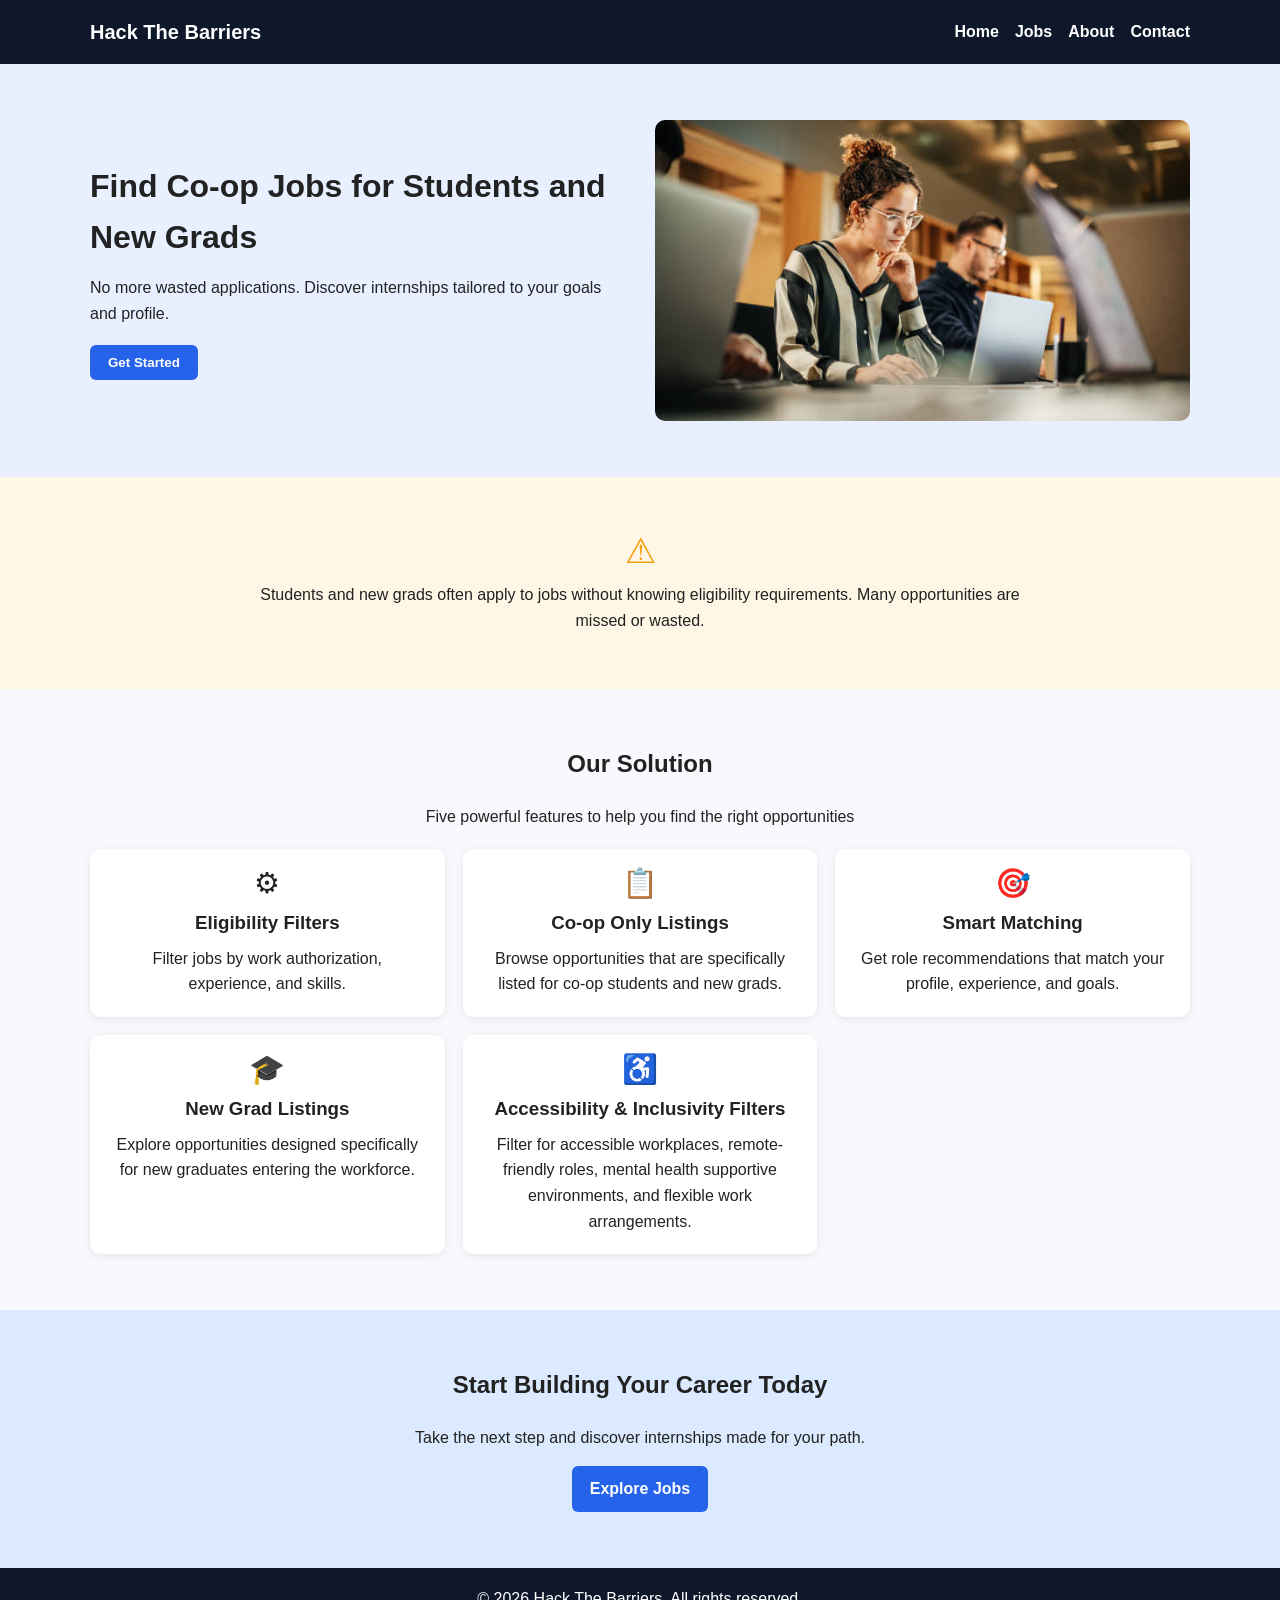
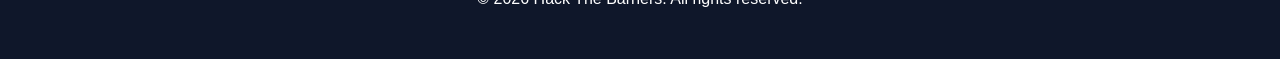
<file: index.html>
<!DOCTYPE html>
<html lang="en">
<head>
    <meta charset="UTF-8">
    <meta name="viewport" content="width=device-width, initial-scale=1.0">
    <title>Home</title>
    <link rel="stylesheet" href="CSS/styles.css">
</head>
<body>
    <header class="site-header">
        <div class="container nav-wrap">
            <h1 class="logo">Hack The Barriers</h1>
            <nav>
                <a href="index.html">Home</a>
                <a href="jobs.html">Jobs</a>
                <a href="about.html">About</a>
                <a href="contact.html">Contact</a>
            </nav>
        </div>
    </header>
    <main>
        <section class="hero section">
            <div class="container hero-content">
                <div>
                    <h2>Find Co-op Jobs for Students and New Grads</h2>
                    <p>No more wasted applications. Discover internships tailored to your goals and profile.</p>
                    <button class="btn-primary" type="button">Get Started</button>
                </div>
                <img src="images/istockphoto-1481370371-612x612.jpg" alt="Students exploring career options">
            </div>
        </section>

        <section class="section features">
            <div class="container">
                <div class="problem-sign" aria-label="warning sign">⚠</div>
                <p>Students and new grads often apply to jobs without knowing eligibility requirements. Many opportunities are missed or wasted.</p>
            </div>
        </section>

        <section class="section process">
            <div class="container">
                <h2>Our Solution</h2>
                <p class="section-subtitle">Five powerful features to help you find the right opportunities</p>
                <div class="feature-grid">
                    <article class="card">
                        <div class="card-sign" aria-hidden="true">⚙</div>
                        <h3>Eligibility Filters</h3>
                        <p>Filter jobs by work authorization, experience, and skills.</p>
                    </article>
                    <article class="card">
                        <div class="card-sign" aria-hidden="true">📋</div>
                        <h3>Co-op Only Listings</h3>
                        <p>Browse opportunities that are specifically listed for co-op students and new grads.</p>
                    </article>
                    <article class="card">
                        <div class="card-sign" aria-hidden="true">🎯</div>
                        <h3>Smart Matching</h3>
                        <p>Get role recommendations that match your profile, experience, and goals.</p>
                    </article>
                    <article class="card">
                        <div class="card-sign" aria-hidden="true">🎓</div>
                        <h3>New Grad Listings</h3>
                        <p>Explore opportunities designed specifically for new graduates entering the workforce.</p>
                    </article>
                    <article class="card">
                        <div class="card-sign" aria-hidden="true">♿</div>
                        <h3>Accessibility & Inclusivity Filters</h3>
                        <p>Filter for accessible workplaces, remote-friendly roles, mental health supportive environments, and flexible work arrangements.</p>
                    </article>
                </div>
            </div>
        </section>

        <section class="section cta">
            <div class="container cta-content">
                <h2>Start Building Your Career Today</h2>
                <p>Take the next step and discover internships made for your path.</p>
                <a class="btn-primary" href="jobs.html">Explore Jobs</a>
            </div>
        </section>
    </main>

    <footer class="site-footer">
        <div class="container">
            <p>© 2026 Hack The Barriers. All rights reserved.</p>
        </div>
    </footer>
    
</body>
</html>
</file>
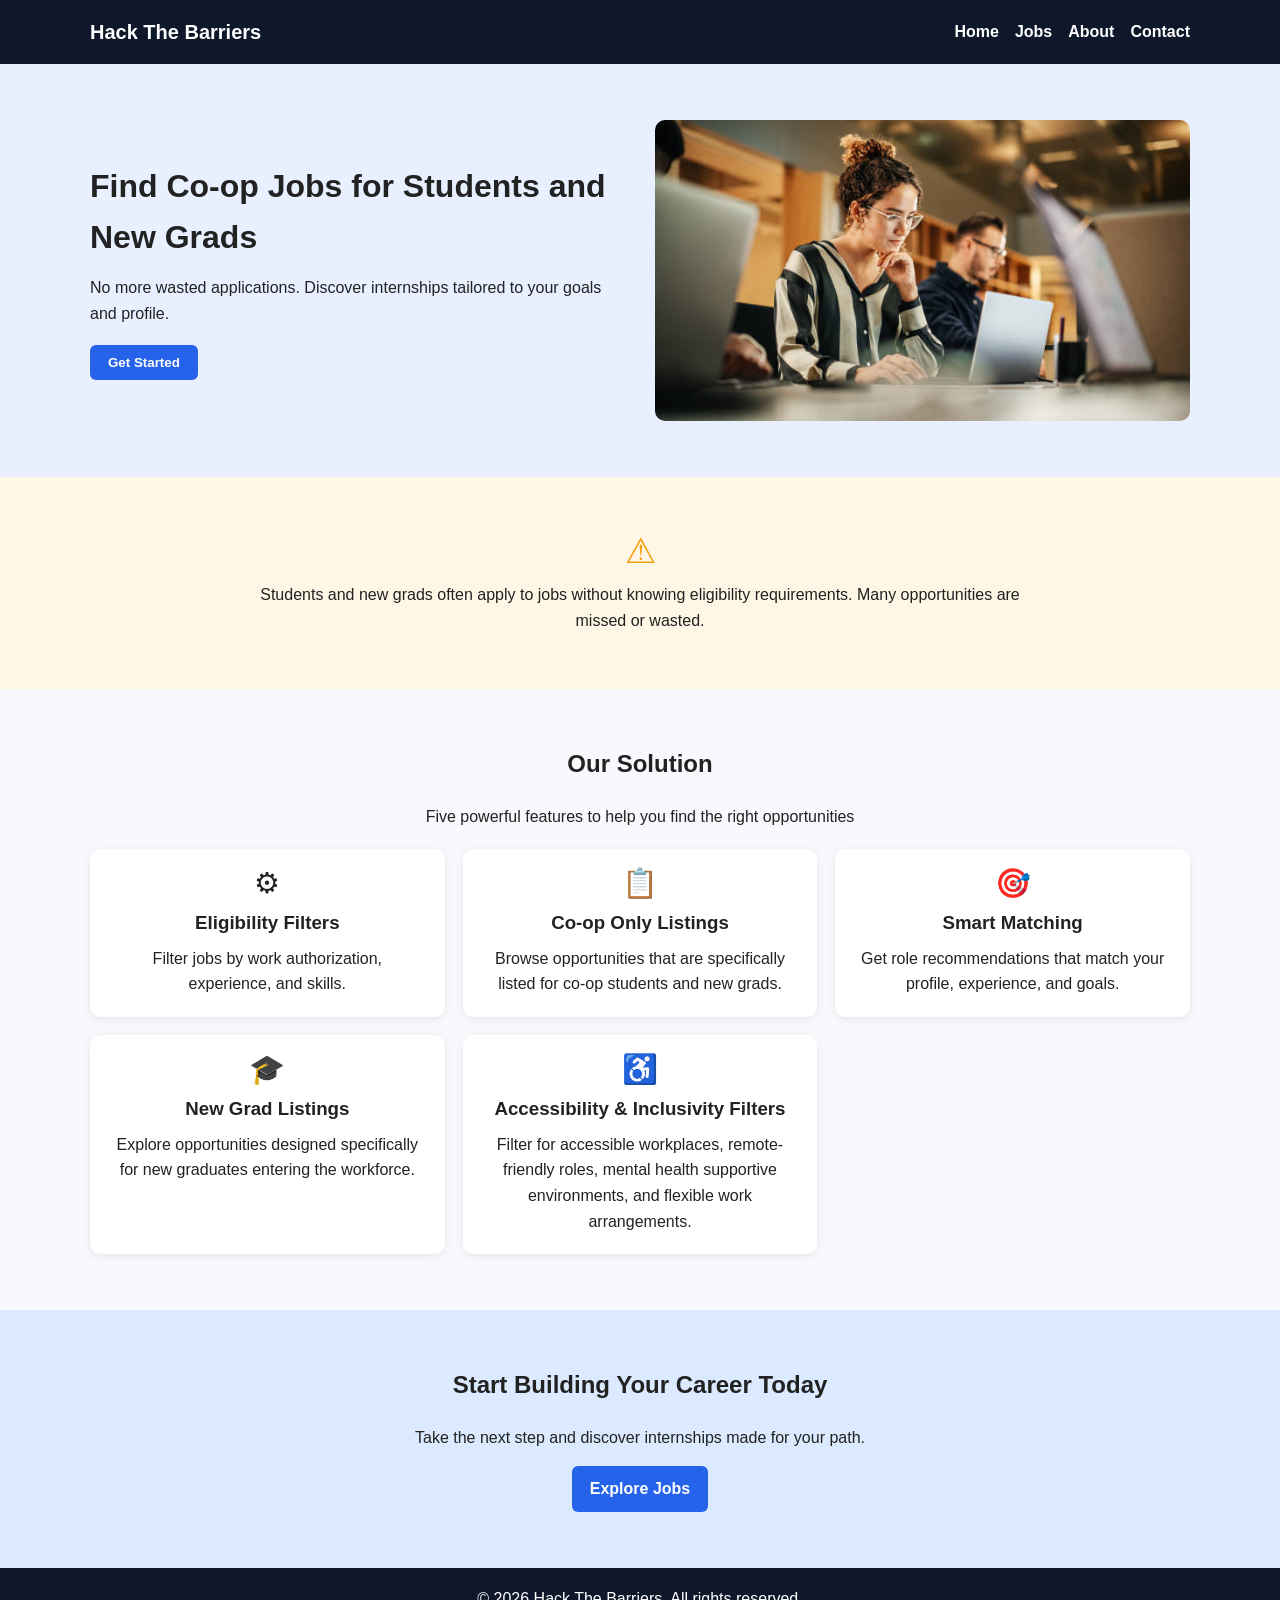
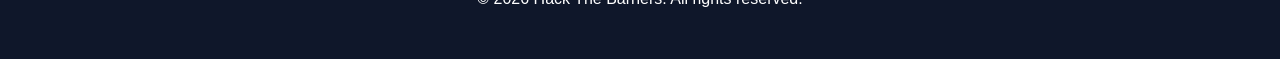
<file: project/index.html>
<!DOCTYPE html>
<html lang="en">
<head>
    <meta charset="UTF-8">
    <meta name="viewport" content="width=device-width, initial-scale=1.0">
    <title>Home</title>
    <link rel="stylesheet" href="../CSS/styles.css">
</head>
<body>
    <header class="site-header">
        <div class="container nav-wrap">
            <h1 class="logo">Hack The Barriers</h1>
            <nav>
                <a href="index.html">Home</a>
                <a href="jobs.html">Jobs</a>
                <a href="about.html">About</a>
                <a href="contact.html">Contact</a>
            </nav>
        </div>
    </header>
    <main>
        <section class="hero section">
            <div class="container hero-content">
                <div>
                    <h2>Find Co-op Jobs for Students and New Grads</h2>
                    <p>No more wasted applications. Discover internships tailored to your goals and profile.</p>
                    <button class="btn-primary" type="button">Get Started</button>
                </div>
                <img src="../images/istockphoto-1481370371-612x612.jpg" alt="Students exploring career options">
            </div>
        </section>

        <section class="section features">
            <div class="container">
                <div class="problem-sign" aria-label="warning sign">⚠</div>
                <p>Students and new grads often apply to jobs without knowing eligibility requirements. Many opportunities are missed or wasted.</p>
            </div>
        </section>

        <section class="section process">
            <div class="container">
                <h2>Our Solution</h2>
                <p class="section-subtitle">Five powerful features to help you find the right opportunities</p>
                <div class="feature-grid">
                    <article class="card">
                        <div class="card-sign" aria-hidden="true">⚙</div>
                        <h3>Eligibility Filters</h3>
                        <p>Filter jobs by work authorization, experience, and skills.</p>
                    </article>
                    <article class="card">
                        <div class="card-sign" aria-hidden="true">📋</div>
                        <h3>Co-op Only Listings</h3>
                        <p>Browse opportunities that are specifically listed for co-op students and new grads.</p>
                    </article>
                    <article class="card">
                        <div class="card-sign" aria-hidden="true">🎯</div>
                        <h3>Smart Matching</h3>
                        <p>Get role recommendations that match your profile, experience, and goals.</p>
                    </article>
                    <article class="card">
                        <div class="card-sign" aria-hidden="true">🎓</div>
                        <h3>New Grad Listings</h3>
                        <p>Explore opportunities designed specifically for new graduates entering the workforce.</p>
                    </article>
                    <article class="card">
                        <div class="card-sign" aria-hidden="true">♿</div>
                        <h3>Accessibility & Inclusivity Filters</h3>
                        <p>Filter for accessible workplaces, remote-friendly roles, mental health supportive environments, and flexible work arrangements.</p>
                    </article>
                </div>
            </div>
        </section>

        <section class="section cta">
            <div class="container cta-content">
                <h2>Start Building Your Career Today</h2>
                <p>Take the next step and discover internships made for your path.</p>
                <a class="btn-primary" href="jobs.html">Explore Jobs</a>
            </div>
        </section>
    </main>

    <footer class="site-footer">
        <div class="container">
            <p>© 2026 Hack The Barriers. All rights reserved.</p>
        </div>
    </footer>
    
</body>
</html>
</file>
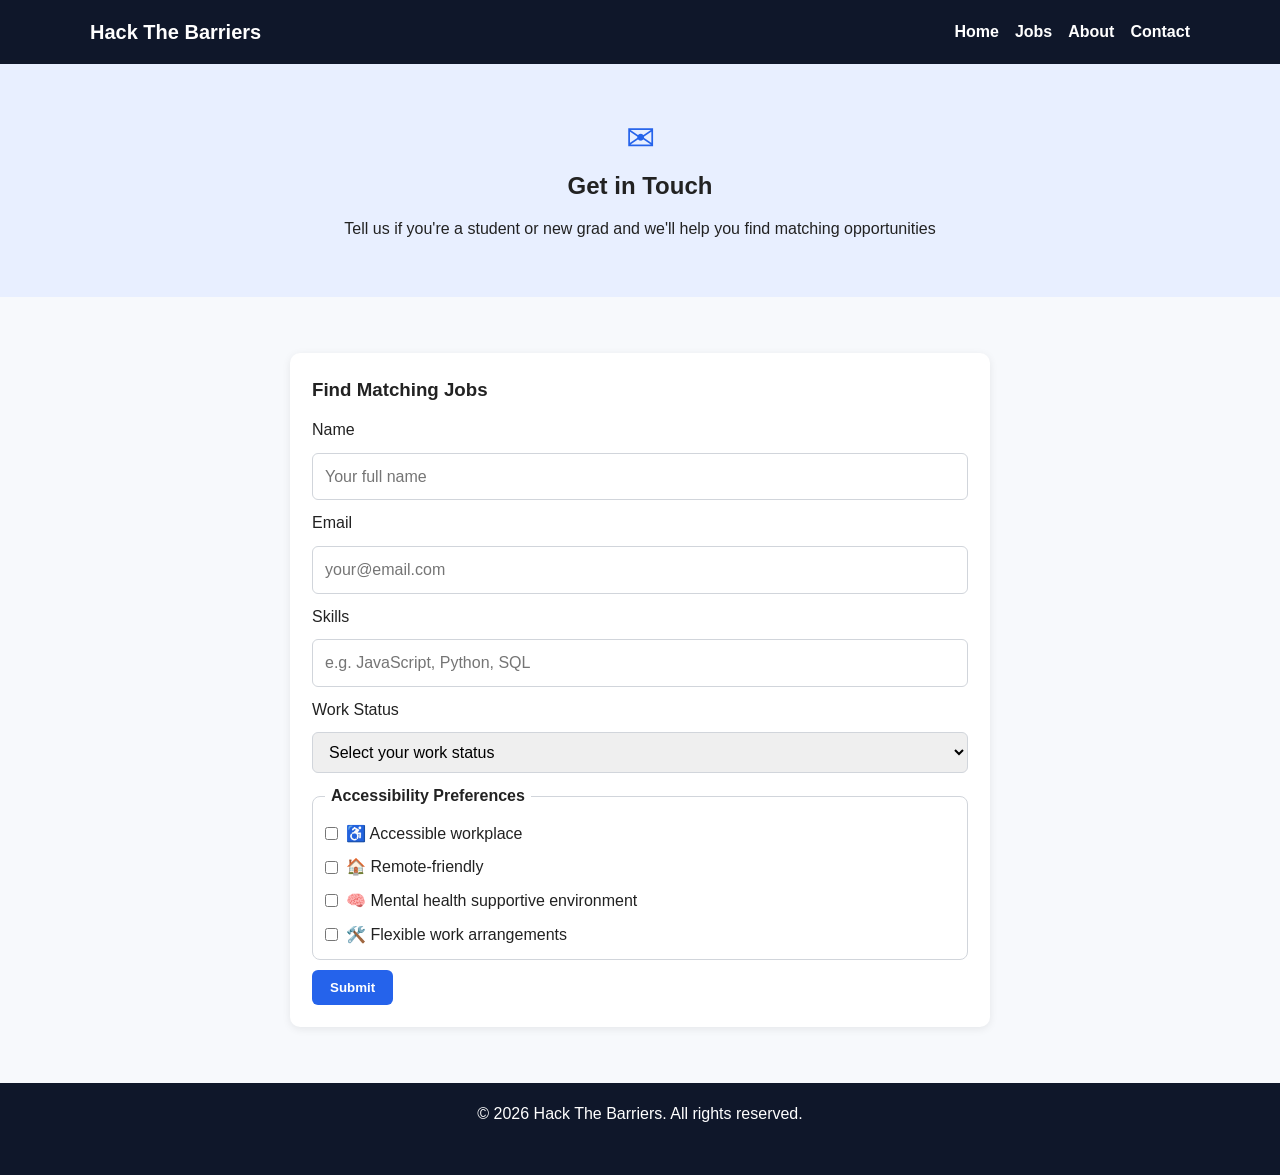
<file: contact.html>
<!DOCTYPE html>
<html lang="en">
<head>
	<meta charset="UTF-8">
	<meta name="viewport" content="width=device-width, initial-scale=1.0">
	<title>Contact</title>
	<link rel="stylesheet" href="CSS/styles.css">
</head>
<body>
	<header class="site-header">
		<div class="container nav-wrap">
			<h1 class="logo">Hack The Barriers</h1>
			<nav>
				<a href="index.html">Home</a>
				<a href="jobs.html">Jobs</a>
				<a href="about.html">About</a>
				<a href="contact.html">Contact</a>
			</nav>
		</div>
	</header>

	<main>
		<section class="section contact-hero">
			<div class="container contact-hero-content">
				<div class="email-sign" aria-hidden="true">✉</div>
				<h2>Get in Touch</h2>
				<p>Tell us if you're a student or new grad and we'll help you find matching opportunities</p>
			</div>
		</section>

		<section class="section contact-section">
			<div class="container">
				<article class="contact-card">
					<h3>Find Matching Jobs</h3>
					<form class="contact-form" action="#" method="post">
						<label for="name">Name</label>
						<input id="name" name="name" type="text" placeholder="Your full name" required>

						<label for="email">Email</label>
						<input id="email" name="email" type="email" placeholder="your@email.com" required>

						<label for="skills">Skills</label>
						<input id="skills" name="skills" type="text" placeholder="e.g. JavaScript, Python, SQL" required>

						<label for="work-status">Work Status</label>
						<select id="work-status" name="work-status" required>
							<option value="" selected disabled>Select your work status</option>
							<option value="citizen-pr">PR / Citizen</option>
							<option value="international-work-permit">International student (work permit)</option>
						</select>

						<fieldset class="accessibility-preferences">
							<legend>Accessibility Preferences</legend>
							<label><input type="checkbox" name="accessibility" value="accessible-workplace"> ♿ Accessible workplace</label>
							<label><input type="checkbox" name="accessibility" value="remote-friendly"> 🏠 Remote-friendly</label>
							<label><input type="checkbox" name="accessibility" value="mental-health-supportive"> 🧠 Mental health supportive environment</label>
							<label><input type="checkbox" name="accessibility" value="flexible-work"> 🛠️ Flexible work arrangements</label>
						</fieldset>

						<button class="btn-primary" type="submit">Submit</button>
					</form>
				</article>
			</div>
		</section>
	</main>

	<footer class="site-footer">
		<div class="container">
			<p>© 2026 Hack The Barriers. All rights reserved.</p>
		</div>
	</footer>
</body>
</html>
</file>
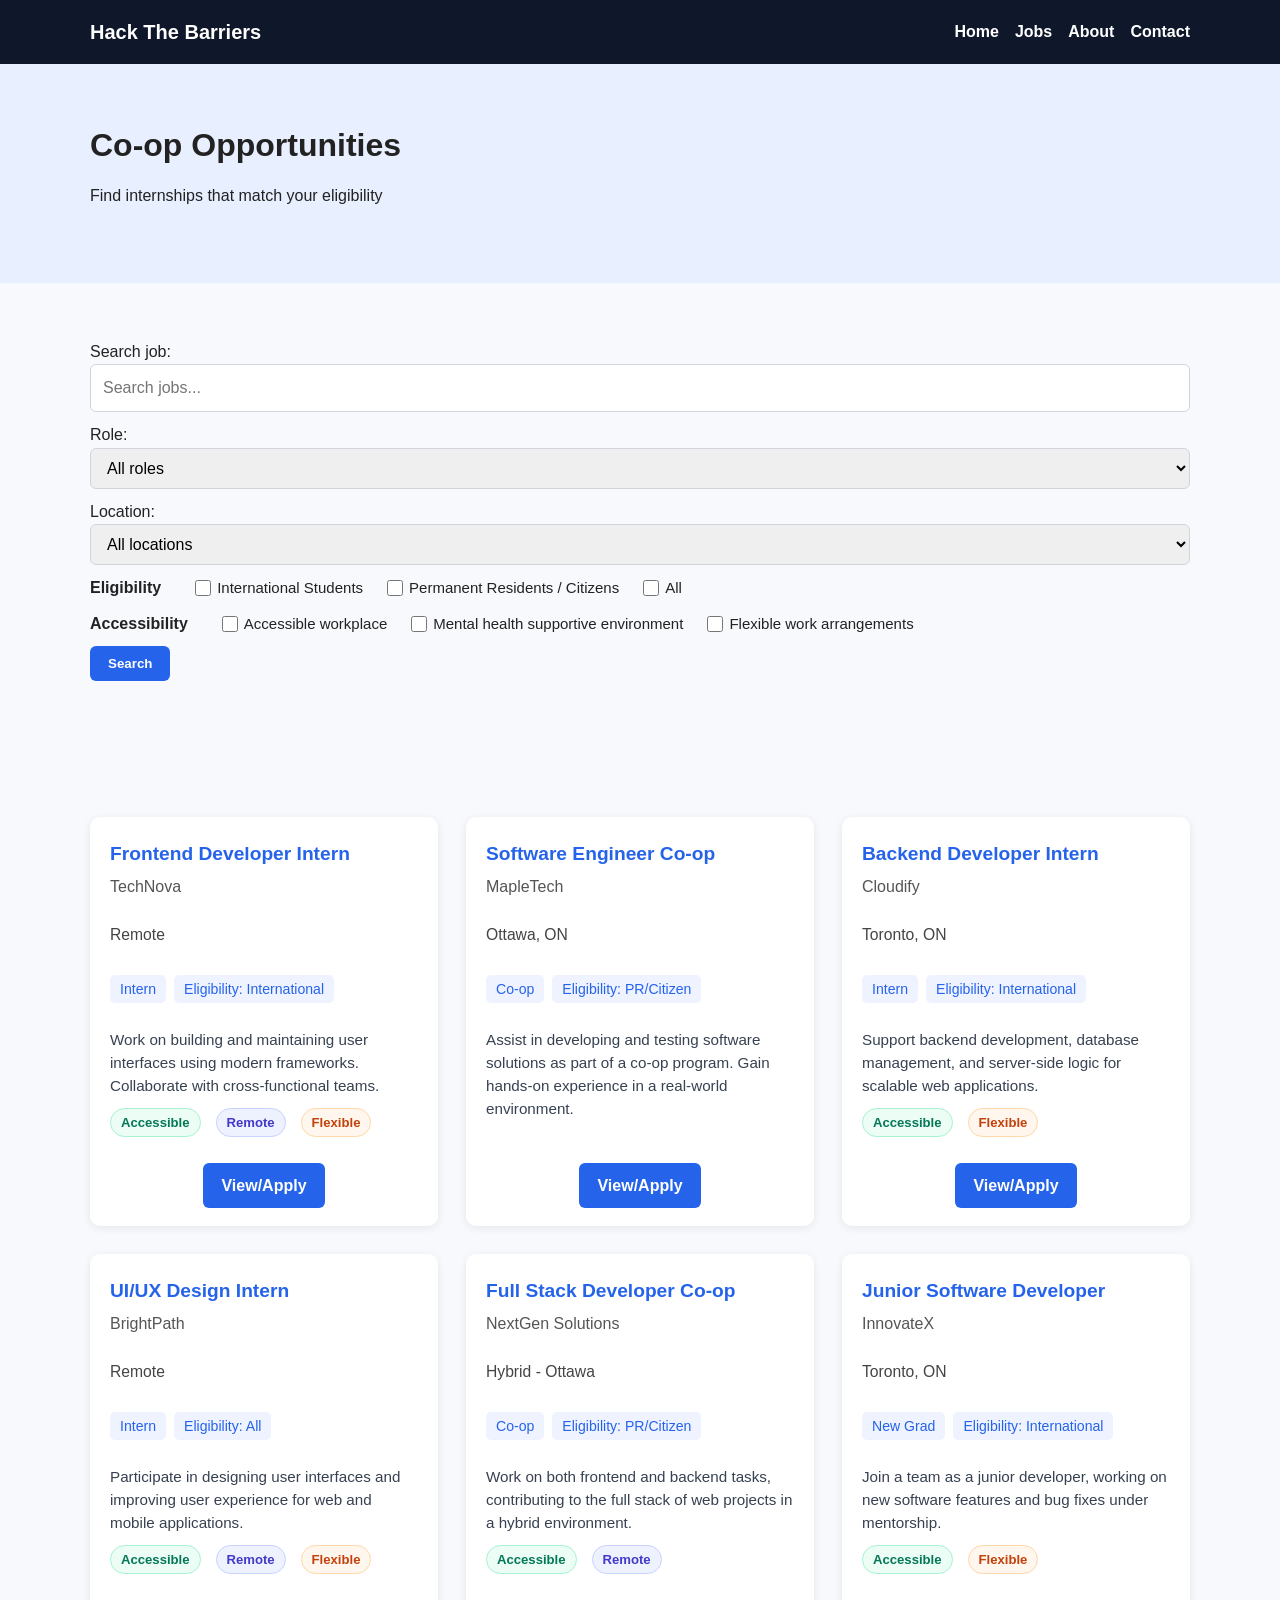
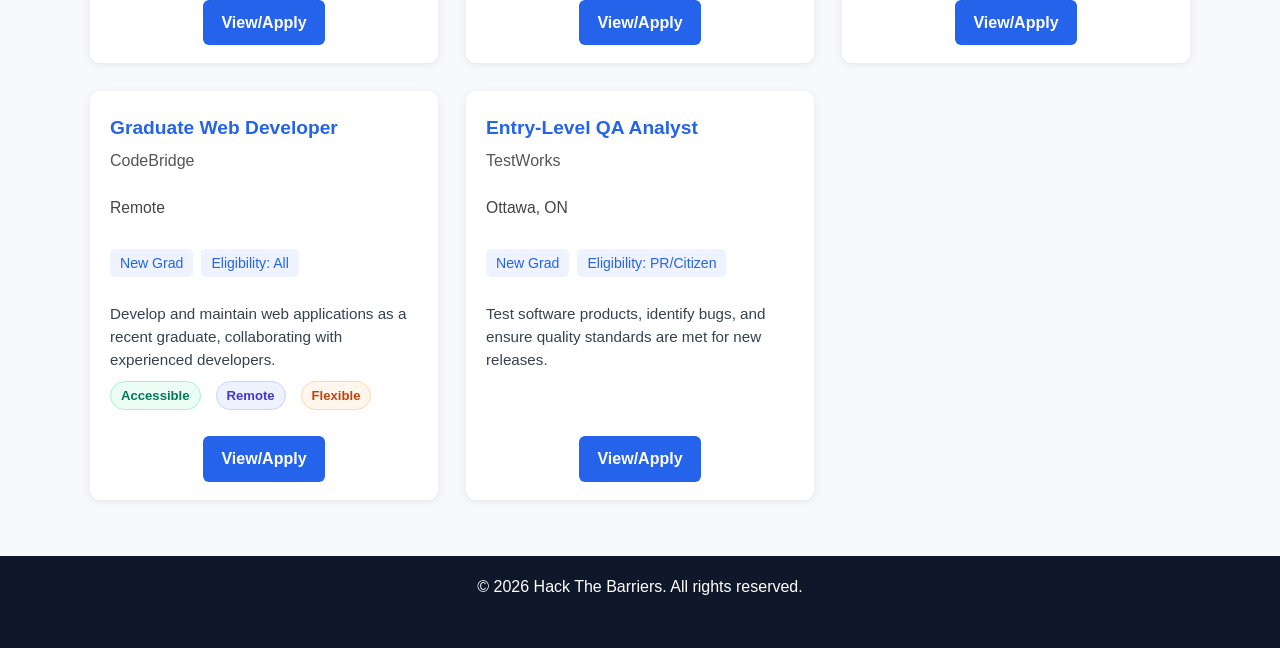
<file: jobs.html>
<!DOCTYPE html>
<html lang="en">
<head>
    <meta charset="UTF-8">
    <meta name="viewport" content="width=device-width, initial-scale=1.0">
    <title>Jobs</title>
    <link rel="stylesheet" href="CSS/styles.css">
</head>
<body>
    <header class="site-header">
        <div class="container nav-wrap">
            <h1 class="logo">Hack The Barriers</h1>
            <nav>
                <a href="index.html">Home</a>
                <a href="jobs.html">Jobs</a>
                <a href="about.html">About</a>
                <a href="contact.html">Contact</a>
            </nav>
        </div>
    </header>

    <main>
        <section class="hero section">
            <div class="container hero-content">
                <div>
                    <h2>Co-op Opportunities</h2>
                    <p>Find internships that match your eligibility</p>
                </div>
            </div>
        </section>

        <section class="section">
            <div class="container">
                <form action="#" method="get" class="contact-form">
                    <div>
                        <label for="search-job">Search job:</label>
                        <input type="search" id="search-job" name="search-job" placeholder="Search jobs...">
                    </div>
                    <div>
                        <label for="role">Role:</label>
                        <select id="role" name="role">
                            <option value="">All roles</option>
                            <option value="Frontend">Frontend</option>
                            <option value="Backend">Backend</option>
                            <option value="Full Stack">Full Stack</option>
                            <option value="UI/UX">UI/UX</option>
                            <option value="Data Science">Data Science</option>
                            <option value="DevOps">DevOps</option>
                        </select>
                    </div>
                    <div>
                        <label for="Location">Location:</label>
                        <select id="Location" name="Location">
                            <option value="">All locations</option>
                            <option value="Remote">Remote</option>
                            <option value="Onsite">Onsite</option>
                            <option value="Hybrid">Hybrid</option>
                        </select>
                    </div>
                    <div class="eligibility">
                        <span class="label">Eligibility</span>

                        <label class="option">
                            <input type="checkbox" name="eligibility" value="International" id="elig-international" />
                            International Students
                        </label>

                        <label class="option">
                            <input type="checkbox" name="eligibility" value="PR/Citizen" id="elig-prcitizen" />
                            Permanent Residents / Citizens
                        </label>

                        <label class="option">
                            <input type="checkbox" name="eligibility" value="All" id="elig-all" />
                            All
                        </label>
                    </div>
                    <div class="eligibility">
                        <span class="label">Accessibility</span>

                        <label class="option">
                            <input type="checkbox" name="accessibility" value="accessible" id="acc-accessible" />
                            Accessible workplace
                        </label>

                        <label class="option">
                            <input type="checkbox" name="accessibility" value="mental" id="acc-mental" />
                            Mental health supportive environment
                        </label>

                        <label class="option">
                            <input type="checkbox" name="accessibility" value="flexible" id="acc-flexible" />
                            Flexible work arrangements
                        </label>
                    </div>
                    <button class="btn-primary" type="submit">Search</button>
                </form>
            </div>
        </section>

        <section class="section">
            <div class="container">
                <div class="job-cards"></div>
            </div>
        </section>
    </main>

    <footer class="site-footer">
        <div class="container">
            &copy; 2026 Hack The Barriers. All rights reserved.
        </div>
    </footer>
    <script src="JS/jobs.js"></script>
    <script src="JS/script.js"></script>
</body>
</html>
</file>
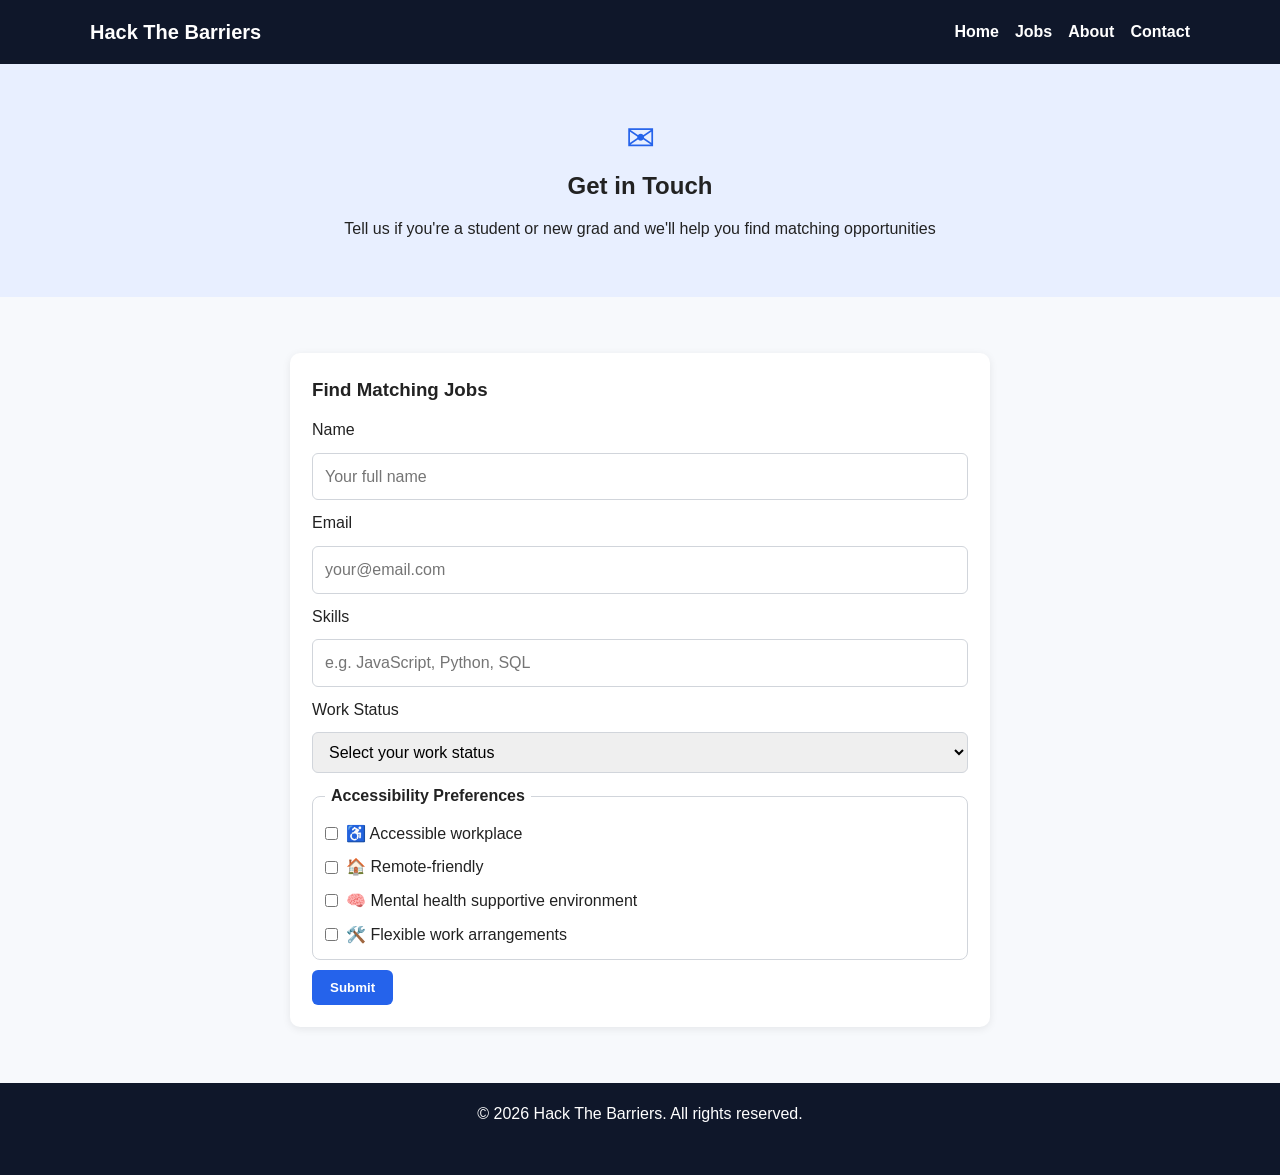
<file: project/contact.html>
<!DOCTYPE html>
<html lang="en">
<head>
	<meta charset="UTF-8">
	<meta name="viewport" content="width=device-width, initial-scale=1.0">
	<title>Contact</title>
	<link rel="stylesheet" href="../CSS/styles.css">
</head>
<body>
	<header class="site-header">
		<div class="container nav-wrap">
			<h1 class="logo">Hack The Barriers</h1>
			<nav>
				<a href="index.html">Home</a>
				<a href="jobs.html">Jobs</a>
				<a href="about.html">About</a>
				<a href="contact.html">Contact</a>
			</nav>
		</div>
	</header>

	<main>
		<section class="section contact-hero">
			<div class="container contact-hero-content">
				<div class="email-sign" aria-hidden="true">✉</div>
				<h2>Get in Touch</h2>
				<p>Tell us if you're a student or new grad and we'll help you find matching opportunities</p>
			</div>
		</section>

		<section class="section contact-section">
			<div class="container">
				<article class="contact-card">
					<h3>Find Matching Jobs</h3>
					<form class="contact-form" action="#" method="post">
						<label for="name">Name</label>
						<input id="name" name="name" type="text" placeholder="Your full name" required>

						<label for="email">Email</label>
						<input id="email" name="email" type="email" placeholder="your@email.com" required>

						<label for="skills">Skills</label>
						<input id="skills" name="skills" type="text" placeholder="e.g. JavaScript, Python, SQL" required>

						<label for="work-status">Work Status</label>
						<select id="work-status" name="work-status" required>
							<option value="" selected disabled>Select your work status</option>
							<option value="citizen-pr">PR / Citizen</option>
							<option value="international-work-permit">International student (work permit)</option>
						</select>

						<fieldset class="accessibility-preferences">
							<legend>Accessibility Preferences</legend>
							<label><input type="checkbox" name="accessibility" value="accessible-workplace"> ♿ Accessible workplace</label>
							<label><input type="checkbox" name="accessibility" value="remote-friendly"> 🏠 Remote-friendly</label>
							<label><input type="checkbox" name="accessibility" value="mental-health-supportive"> 🧠 Mental health supportive environment</label>
							<label><input type="checkbox" name="accessibility" value="flexible-work"> 🛠️ Flexible work arrangements</label>
						</fieldset>

						<button class="btn-primary" type="submit">Submit</button>
					</form>
				</article>
			</div>
		</section>
	</main>

	<footer class="site-footer">
		<div class="container">
			<p>© 2026 Hack The Barriers. All rights reserved.</p>
		</div>
	</footer>
</body>
</html>
</file>
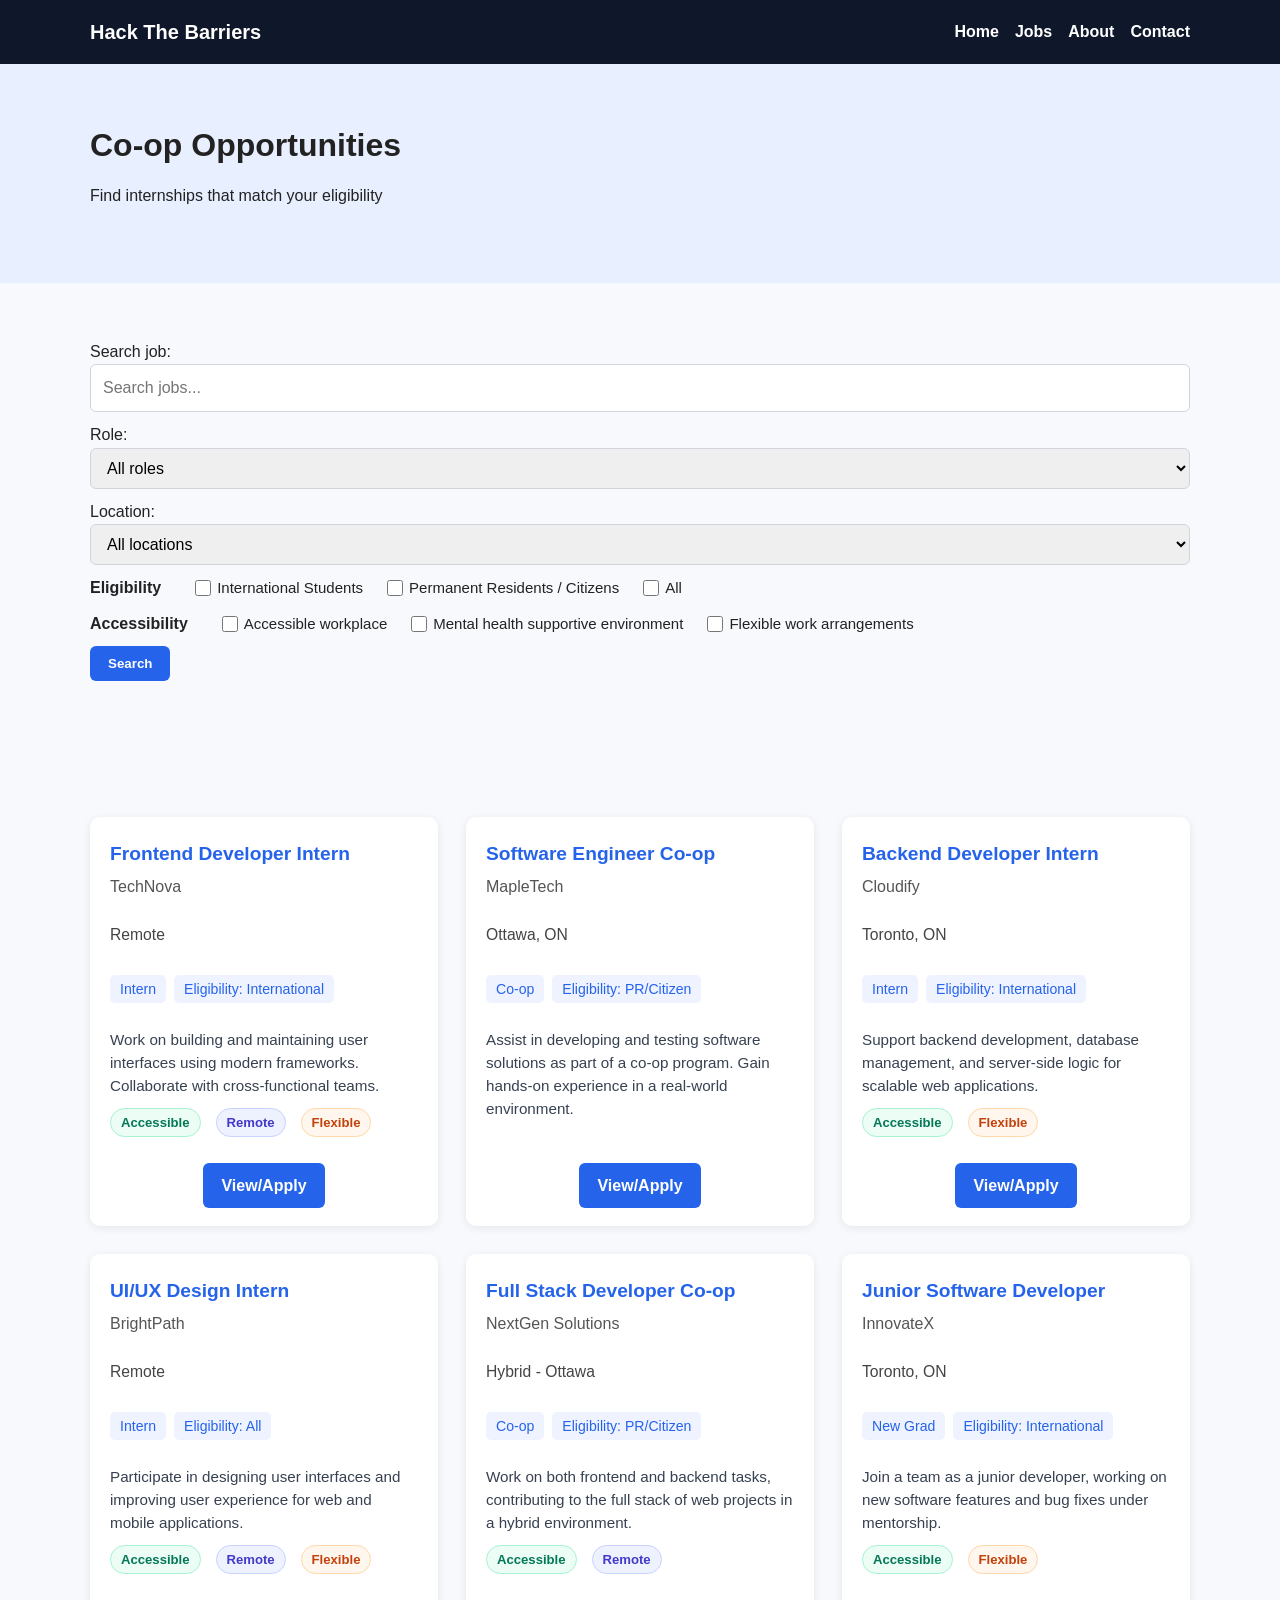
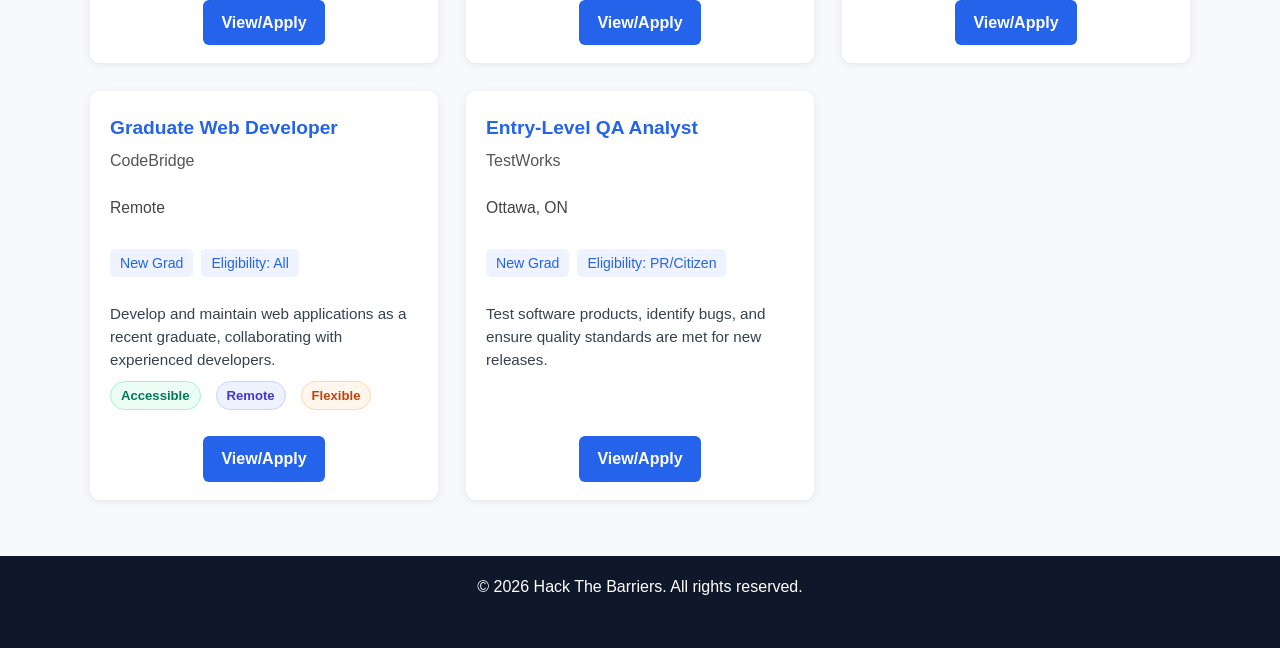
<file: project/jobs.html>
<!DOCTYPE html>
<html lang="en">
<head>
    <meta charset="UTF-8">
    <meta name="viewport" content="width=device-width, initial-scale=1.0">
    <title>Jobs</title>
    <link rel="stylesheet" href="../CSS/styles.css">
</head>
<body>
    <header class="site-header">
        <div class="container nav-wrap">
            <h1 class="logo">Hack The Barriers</h1>
            <nav>
                <a href="index.html">Home</a>
                <a href="jobs.html">Jobs</a>
                <a href="about.html">About</a>
                <a href="contact.html">Contact</a>
            </nav>
        </div>
    </header>

    <main>
        <section class="hero section">
            <div class="container hero-content">
                <div>
                    <h2>Co-op Opportunities</h2>
                    <p>Find internships that match your eligibility</p>
                </div>
            </div>
        </section>

        <section class="section">
            <div class="container">
                <form action="#" method="get" class="contact-form">
                    <div>
                        <label for="search-job">Search job:</label>
                        <input type="search" id="search-job" name="search-job" placeholder="Search jobs...">
                    </div>
                    <div>
                        <label for="role">Role:</label>
                        <select id="role" name="role">
                            <option value="">All roles</option>
                            <option value="Frontend">Frontend</option>
                            <option value="Backend">Backend</option>
                            <option value="Full Stack">Full Stack</option>
                            <option value="UI/UX">UI/UX</option>
                            <option value="Data Science">Data Science</option>
                            <option value="DevOps">DevOps</option>
                        </select>
                    </div>
                    <div>
                        <label for="Location">Location:</label>
                        <select id="Location" name="Location">
                            <option value="">All locations</option>
                            <option value="Remote">Remote</option>
                            <option value="Onsite">Onsite</option>
                            <option value="Hybrid">Hybrid</option>
                        </select>
                    </div>
                    <div class="eligibility">
                        <span class="label">Eligibility</span>

                        <label class="option">
                            <input type="checkbox" name="eligibility" value="International" id="elig-international" />
                            International Students
                        </label>

                        <label class="option">
                            <input type="checkbox" name="eligibility" value="PR/Citizen" id="elig-prcitizen" />
                            Permanent Residents / Citizens
                        </label>

                        <label class="option">
                            <input type="checkbox" name="eligibility" value="All" id="elig-all" />
                            All
                        </label>
                    </div>
                    <div class="eligibility">
                        <span class="label">Accessibility</span>

                        <label class="option">
                            <input type="checkbox" name="accessibility" value="accessible" id="acc-accessible" />
                            Accessible workplace
                        </label>

                        <label class="option">
                            <input type="checkbox" name="accessibility" value="mental" id="acc-mental" />
                            Mental health supportive environment
                        </label>

                        <label class="option">
                            <input type="checkbox" name="accessibility" value="flexible" id="acc-flexible" />
                            Flexible work arrangements
                        </label>
                    </div>
                    <button class="btn-primary" type="submit">Search</button>
                </form>
            </div>
        </section>

        <section class="section">
            <div class="container">
                <div class="job-cards"></div>
            </div>
        </section>
    </main>

    <footer class="site-footer">
        <div class="container">
            &copy; 2026 Hack The Barriers. All rights reserved.
        </div>
    </footer>
    <script src="../JS/jobs.js"></script>
    <script src="../JS/script.js"></script>
</body>
</html>
</file>
<file: CSS/styles.css>
.job-meta {
	margin: 10px 0 6px 0;
	font-size: 0.98rem;
	color: #444;
	display: flex;
	gap: 18px;
}
.job-badges {
	margin-bottom: 10px;
}
.job-badge {
	display: inline-block;
	background: #e8efff;
	color: #2563eb;
	border-radius: 5px;
	padding: 3px 10px;
	font-size: 0.92rem;
	margin-right: 7px;
	margin-bottom: 4px;
	font-weight: 600;
}
.job-badge.accessible {
	background: #e0ffe8;
	color: #15803d;
}
.job-badge.remote {
	background: #e0f2fe;
	color: #0369a1;
}
.job-badge.flexible {
	background: #fef9c3;
	color: #b45309;
}
.job-description {
	margin-top: 10px;
	color: #333;
	font-size: 1rem;
	line-height: 1.5;
}
/* Job Cards Styles */
.job-cards {
	display: grid;
	grid-template-columns: repeat(auto-fit, minmax(320px, 1fr));
	gap: 28px;
	margin-top: 24px;
}
.job-card {
	background: #fff;
	border-radius: 10px;
	box-shadow: 0 2px 8px rgba(0,0,0,0.08);
	padding: 24px 20px 18px 20px;
	display: flex;
	flex-direction: column;
	justify-content: space-between;
	min-height: 210px;
	transition: box-shadow 0.2s;
}
.job-card:hover {
	box-shadow: 0 4px 16px rgba(37,99,235,0.13);
}
.job-card-header {
	margin-bottom: 10px;
}
.job-title {
	font-size: 1.2rem;
	font-weight: 700;
	margin-bottom: 2px;
	color: #2563eb;
}
.job-company {
	font-size: 1rem;
	color: #555;
}
.job-location {
	font-size: 0.98rem;
	color: #444;
	margin-bottom: 8px;
	display: block;
}
.job-tags {
	margin: 8px 0 12px 0;
}
.job-tag {
	display: inline-block;
	background: #e8efff;
	color: #2563eb;
	border-radius: 5px;
	padding: 3px 10px;
	font-size: 0.92rem;
	margin-right: 7px;
	margin-bottom: 4px;
}
.job-apply {
    margin-top: 18px;
    display: block;
    margin-left: auto;
    margin-right: auto;
    text-align: center;
    width: fit-content;
    align-self: center;
}
* {
    box-sizing: border-box;
    margin: 0;
    padding: 0;
}

.eligibility {
  display: flex;
  align-items: center;
  gap: 24px;
  font-family: Arial, sans-serif;
}

.label {
  font-weight: 600;
  margin-right: 10px;
}

.option {
  display: flex;
  align-items: center;
  gap: 6px;
  cursor: pointer;
  font-size: 15px;
}

.option input[type="checkbox"] {
  width: 16px;
  height: 16px;
  cursor: pointer;
}

body {
    font-family: Arial, Helvetica, sans-serif;
    line-height: 1.6;
    color: #222;
    background: #f7f9fc;
}

.container {
    width: 90%;
    max-width: 1100px;
    margin: 0 auto;
}

.site-header {
    background: #0f172a;
    color: #fff;
    padding: 16px 0;
}

.nav-wrap {
    display: flex;
    justify-content: space-between;
    align-items: center;
    gap: 20px;
}

.logo {
    font-size: 1.25rem;
}

nav {
    display: flex;
    gap: 16px;
}

nav a {
    color: #fff;
    text-decoration: none;
    font-weight: 600;
}

.section {
    padding: 56px 0;
}

.hero {
    background: #e8efff;
}

.hero-content {
    display: grid;
    grid-template-columns: 1fr 1fr;
    gap: 30px;
    align-items: center;
}

.hero h2 {
    font-size: 2rem;
    margin-bottom: 12px;
}

.hero p {
    margin-bottom: 18px;
}

.hero img {
    width: 100%;
    border-radius: 10px;
}

.btn-primary {
    display: inline-block;
    background: #2563eb;
    color: #fff;
    border: none;
    text-decoration: none;
    padding: 10px 18px;
    border-radius: 6px;
    cursor: pointer;
    font-weight: 600;
}

.process h2,
.cta h2 {
    margin-bottom: 20px;
}

.features {
    text-align: center;
    background: #fff7e6;
}

.problem-sign {
    font-size: 2.2rem;
    line-height: 1;
    margin-bottom: 14px;
    color: #f59e0b;
}

.features p {
    max-width: 760px;
    margin: 0 auto;
}

.section-subtitle {
    margin-bottom: 20px;
}

.process h2,
.process .section-subtitle {
    text-align: center;
}

.feature-grid {
    display: grid;
    grid-template-columns: repeat(3, 1fr);
    gap: 18px;
}

.section-layout {
    display: grid;
    grid-template-columns: 1.2fr 0.8fr;
    gap: 20px;
    align-items: center;
    text-align: left;
}

.section-layout-reverse .section-media {
    order: -1;
}

.section-layout .card {
    text-align: left;
}

.section-media img {
    width: 100%;
    max-width: 360px;
    display: block;
    margin-left: auto;
    border-radius: 10px;
}

.section-layout-reverse .section-media img {
    margin-left: 0;
    margin-right: auto;
}

.card {
    background: #fff;
    padding: 20px;
    border-radius: 10px;
    box-shadow: 0 2px 8px rgba(0, 0, 0, 0.08);
    text-align: center;
}

.card-sign {
    font-size: 1.8rem;
    line-height: 1;
    margin-bottom: 10px;
}

.card h3 {
    margin-bottom: 8px;
}

.steps {
    display: grid;
    gap: 10px;
}

.step {
    background: #fff;
    padding: 14px 16px;
    border-left: 4px solid #2563eb;
    border-radius: 6px;
}

.cta {
    background: #dbeafe;
}

.cta-content p {
    margin-bottom: 16px;
}

.cta-content {
    text-align: center;
}

.contact-hero {
    background: #e8efff;
}

.contact-hero-content {
    text-align: center;
}

.email-sign {
    font-size: 2.2rem;
    line-height: 1;
    margin-bottom: 12px;
    color: #2563eb;
}

.contact-hero-content h2 {
    margin-bottom: 10px;
}

.contact-section {
    background: #f7f9fc;
}

.contact-grid {
    display: grid;
    grid-template-columns: 1fr 1.5fr;
    gap: 20px;
}

.contact-card {
    background: #fff;
    padding: 22px;
    border-radius: 10px;
    box-shadow: 0 2px 8px rgba(0, 0, 0, 0.08);
    max-width: 700px;
    margin: 0 auto;
}

.contact-card h3 {
    margin-bottom: 12px;
}

.contact-form {
    display: grid;
    gap: 10px;
}

.contact-form input,
.contact-form input[type="text"],
.contact-form input[type="email"],
.contact-form textarea,
.contact-form select {
    width: 100%;
    padding: 10px 12px;
    border: 1px solid #d1d5db;
    border-radius: 6px;
    font: inherit;
}

.contact-form textarea {
    resize: vertical;
}

.contact-form .btn-primary {
    justify-self: start;
}

.accessibility-preferences {
	border: 1px solid #d1d5db;
	border-radius: 8px;
	padding: 12px;
	display: grid;
	gap: 8px;
}

.accessibility-preferences legend {
	padding: 0 6px;
	font-weight: 600;
}

.accessibility-preferences label,
.jobs-filter-form label {
	display: flex;
	align-items: center;
	gap: 8px;
}

.accessibility-preferences input[type="checkbox"] {
	width: auto;
	padding: 0;
	border: none;
}

.jobs-hero {
	background: #e8efff;
}

.jobs-hero-content {
	text-align: center;
}

.jobs-hero-content h2 {
	margin-bottom: 10px;
}

.jobs-section {
	background: #f7f9fc;
}

.jobs-filter-card {
	background: #fff;
	padding: 22px;
	border-radius: 10px;
	box-shadow: 0 2px 8px rgba(0, 0, 0, 0.08);
	max-width: 760px;
	margin: 0 auto;
}

.jobs-filter-card h3 {
	margin-bottom: 14px;
}

.jobs-filter-form {
	display: grid;
	gap: 10px;
}

.jobs-filter-form .btn-primary {
	justify-self: start;
}

.site-footer {
    background: #0f172a;
    color: #fff;
    text-align: center;
    padding: 18px 0;
}

.site-footer .container {
    position: relative;
    padding-bottom: 30px;
}

.footer-main {
    display: flex;
    justify-content: space-between;
    align-items: center;
    gap: 12px;
    text-align: left;
}

.footer-copy {
    margin: 0;
}

.footer-nav {
    display: flex;
    gap: 16px;
    margin-left: auto;
}

.footer-bottom {
    position: absolute;
    right: 0;
    bottom: 0;
}

.social-links {
    display: inline-flex;
    gap: 4px;
}

.social-links a {
    display: inline-flex;
    align-items: center;
    justify-content: center;
    width: 20px;
    height: 20px;
    color: #fff;
    opacity: 0.9;
}

.social-links a:hover {
    opacity: 1;
}

.social-links svg {
    width: 12px;
    height: 12px;
    fill: currentColor;
}

.eligibility {
    display: flex;
    align-items: center;
    gap: 24px;
    font-family: Arial, sans-serif;
}

.label {
    font-weight: 600;
    margin-right: 10px;
}

.option {
    display: flex;
    align-items: center;
    gap: 6px;
    cursor: pointer;
    font-size: 15px;
}

.option input[type="checkbox"] {
    width: 16px;
    height: 16px;
    cursor: pointer;
}

.job-cards {
    display: grid;
    grid-template-columns: repeat(auto-fit, minmax(300px, 1fr));
    gap: 28px;
    margin-top: 24px;
}

.job-card {
    background: #fff;
    border-radius: 10px;
    box-shadow: 0 2px 8px rgba(0, 0, 0, 0.08);
    padding: 22px 20px 18px;
    display: flex;
    flex-direction: column;
    gap: 12px;
    min-height: 260px;
    transition: box-shadow 0.2s;
}

.job-card:hover {
    box-shadow: 0 4px 16px rgba(37, 99, 235, 0.13);
}

.job-card-header {
    display: grid;
    gap: 2px;
}

.job-title {
    font-size: 1.2rem;
    font-weight: 700;
    color: #2563eb;
}

.job-company {
    font-size: 1rem;
    color: #555;
}

.job-card-body {
    display: grid;
    gap: 10px;
}

.job-location {
    font-size: 0.98rem;
    color: #444;
    display: block;
}

.job-meta {
    display: flex;
    flex-wrap: wrap;
    gap: 8px;
    font-size: 0.88rem;
}

.job-level,
.job-eligibility {
    display: inline-block;
    background: #eef3ff;
    color: #2563eb;
    border-radius: 5px;
    padding: 3px 10px;
}

.job-description {
    font-size: 0.95rem;
    color: #374151;
}

.job-badges {
    display: flex;
    flex-wrap: wrap;
    gap: 8px;
}

.job-badge {
    display: inline-flex;
    align-items: center;
    padding: 3px 10px;
    font-size: 0.82rem;
    font-weight: 600;
    border-radius: 999px;
    border: 1px solid transparent;
}

.job-badge.accessible {
    background: #ecfdf5;
    color: #047857;
    border-color: #a7f3d0;
}

.job-badge.remote {
    background: #eef2ff;
    color: #4338ca;
    border-color: #c7d2fe;
}

.job-badge.flexible {
    background: #fff7ed;
    color: #c2410c;
    border-color: #fed7aa;
}

.job-apply {
    margin-top: auto;
    text-align: center;
    width: fit-content;
    align-self: flex-start;
    display: block;
}

@media (max-width: 768px) {
    .nav-wrap {
        flex-direction: column;
        align-items: flex-start;
    }

    .hero-content,
    .feature-grid,
    .contact-grid {
        grid-template-columns: 1fr;
    }

    .section-layout {
        grid-template-columns: 1fr;
    }

    .section-layout-reverse .section-media {
        order: 0;
    }

    .section-media img,
    .section-layout-reverse .section-media img {
        margin: 0 auto;
    }

    .contact-form .btn-primary {
        justify-self: stretch;
    }

    .footer-main {
        flex-direction: column;
        align-items: flex-start;
    }

    .footer-nav {
        margin-left: 0;
    }

    .footer-bottom {
        position: static;
        margin-top: 8px;
    }

    .site-footer .container {
        padding-bottom: 0;
    }
}
</file>
